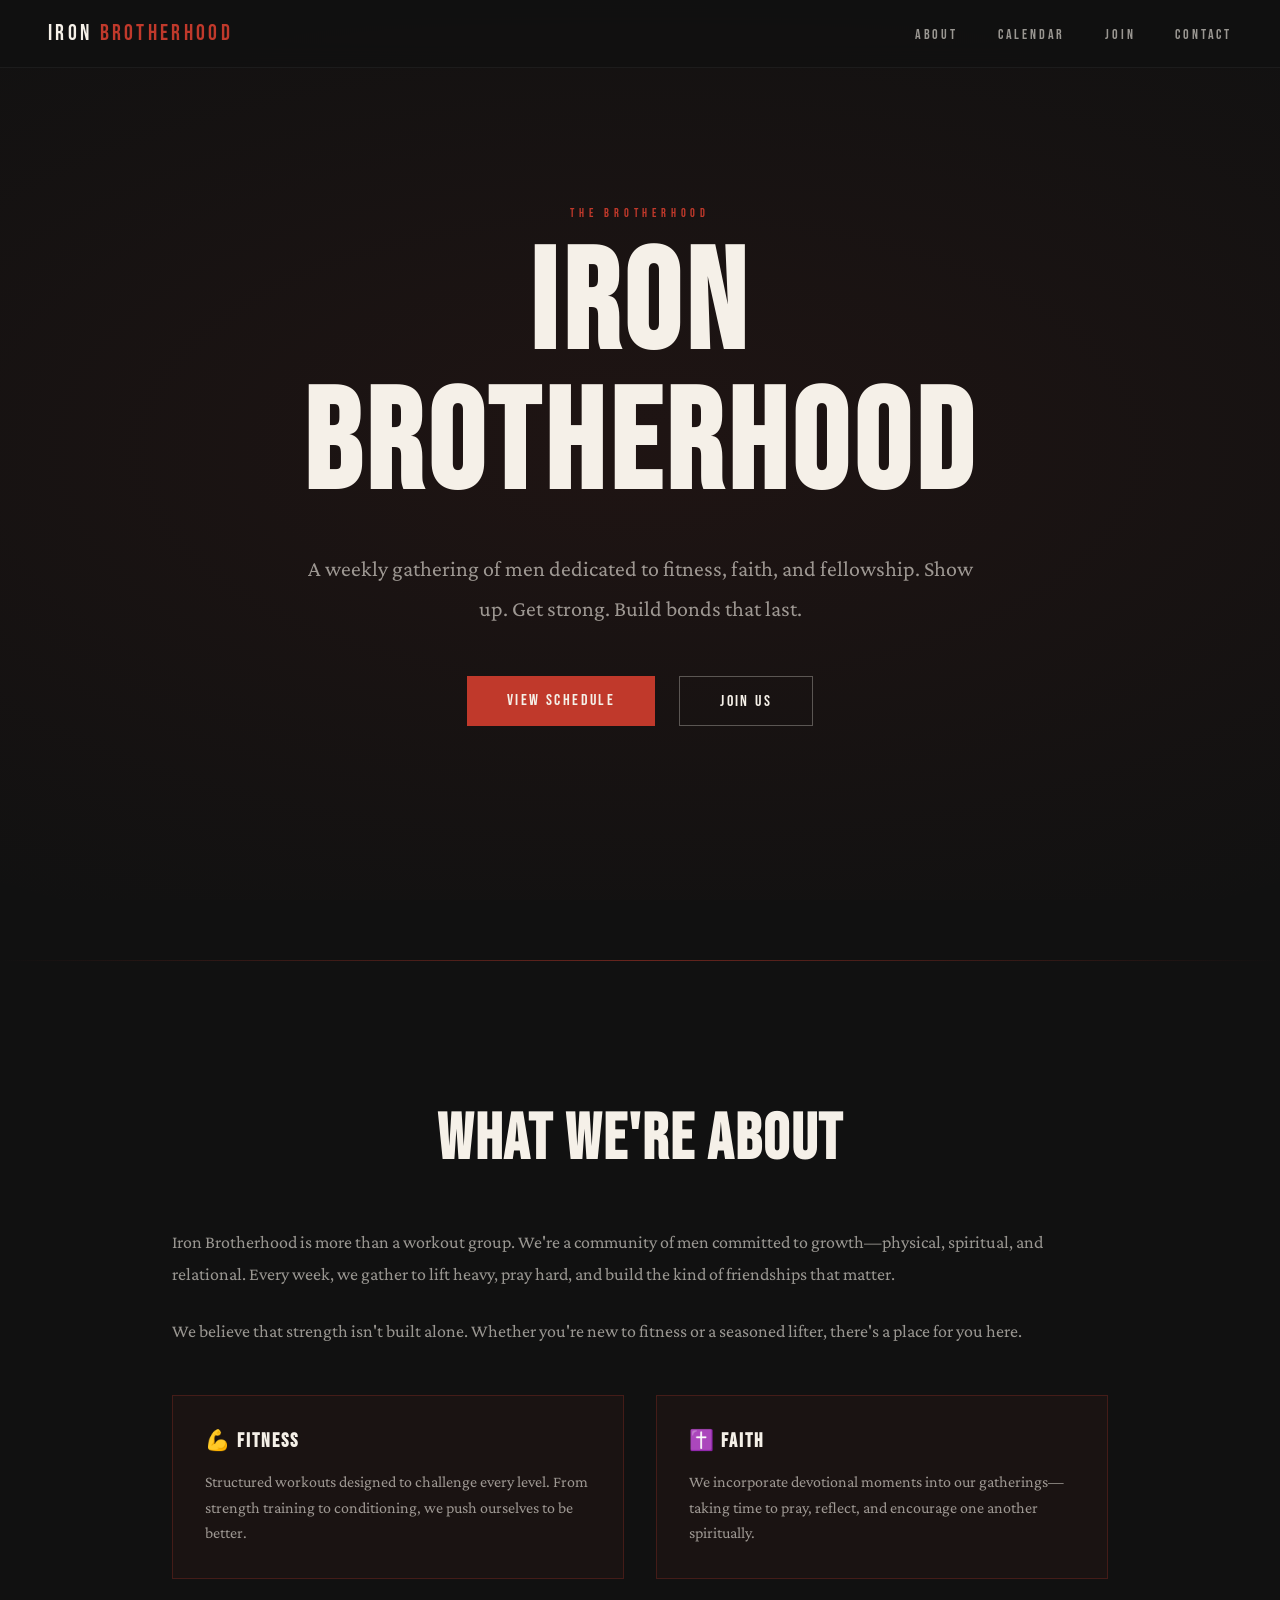
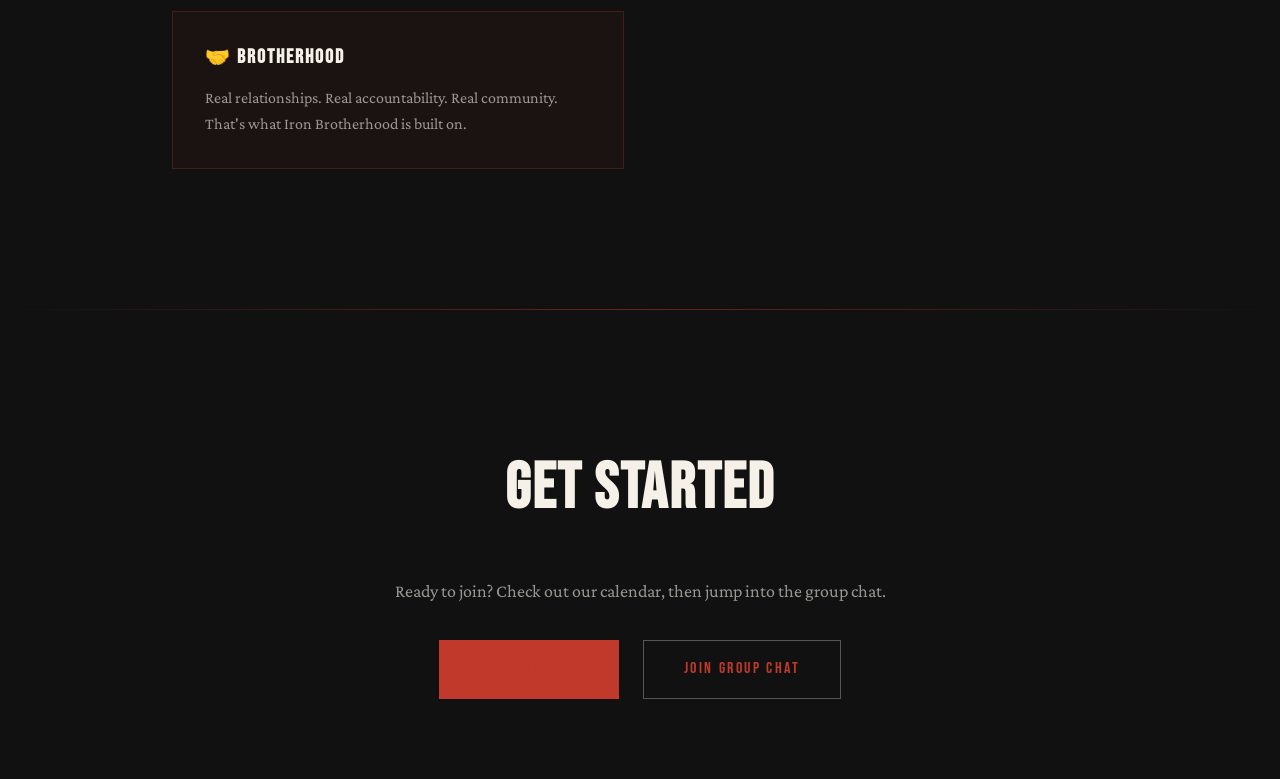
<file: index.html>
<!DOCTYPE html>
<html lang="en">
<head>
<meta charset="UTF-8">
<meta name="viewport" content="width=device-width, initial-scale=1.0">
<title>Iron Brotherhood — Weekly Men's Workout & Devotion</title>
<link href="https://fonts.googleapis.com/css2?family=Bebas+Neue&family=Crimson+Pro:ital,wght@0,400;0,600;1,400;1,600&display=swap" rel="stylesheet">
<style>
  *, *::before, *::after { margin: 0; padding: 0; box-sizing: border-box; }
  :root {
    --iron: #111111;
    --forge: #7a1508;
    --ember: #C0392B;
    --ash: #1e1e1e;
    --smoke: #2a2a2a;
    --light: #f5f0e8;
    --muted: rgba(245,240,232,0.6);
    --faint: rgba(245,240,232,0.25);
    --gold: #B8960C;
    --red-line: rgba(192,57,43,0.3);
  }
  html { scroll-behavior: smooth; }
  body {
    font-family: 'Crimson Pro', Georgia, serif;
    background: var(--iron);
    color: var(--light);
    overflow-x: hidden;
  }

  /* ── NAV ── */
  nav {
    position: fixed;
    top: 0; left: 0; right: 0;
    z-index: 100;
    display: flex;
    align-items: center;
    justify-content: space-between;
    padding: 1.25rem 3rem;
    background: rgba(17,17,17,0.85);
    backdrop-filter: blur(12px);
    border-bottom: 1px solid rgba(255,255,255,0.05);
  }
  .nav-logo {
    font-family: 'Bebas Neue', sans-serif;
    font-size: 22px;
    letter-spacing: 0.15em;
    color: var(--light);
    text-decoration: none;
  }
  .nav-logo span { color: var(--ember); }
  .nav-links {
    display: flex;
    gap: 2.5rem;
    list-style: none;
  }
  .nav-links a {
    font-family: 'Bebas Neue', sans-serif;
    font-size: 14px;
    letter-spacing: 0.2em;
    color: var(--muted);
    text-decoration: none;
    transition: color 0.2s;
  }
  .nav-links a:hover { color: var(--light); }
  .nav-hamburger {
    display: none;
    background: none;
    border: none;
    cursor: pointer;
    flex-direction: column;
    gap: 5px;
    padding: 4px;
  }
  .nav-hamburger span {
    display: block;
    width: 24px;
    height: 2px;
    background: var(--muted);
    transition: all 0.2s;
  }
  .nav-mobile {
    display: none;
    position: fixed;
    top: 60px; left: 0; right: 0;
    background: rgba(17,17,17,0.97);
    backdrop-filter: blur(12px);
    border-bottom: 1px solid rgba(255,255,255,0.05);
    padding: 1.5rem 2rem;
    z-index: 99;
    list-style: none;
    flex-direction: column;
    gap: 1.25rem;
  }
  .nav-mobile.open { display: flex; }
  .nav-mobile a {
    font-family: 'Bebas Neue', sans-serif;
    font-size: 18px;
    letter-spacing: 0.2em;
    color: var(--muted);
    text-decoration: none;
  }
  .nav-mobile a:hover { color: var(--light); }

  /* ── HERO ── */
  .hero {
    min-height: 100vh;
    display: flex;
    flex-direction: column;
    align-items: center;
    justify-content: center;
    position: relative;
    overflow: hidden;
    padding: 6rem 2rem 4rem;
    text-align: center;
  }
  .hero-bg {
    position: absolute;
    inset: 0;
    background: radial-gradient(ellipse 120% 80% at 50% 50%, rgba(192,57,43,0.08) 0%, transparent 75%);
    pointer-events: none;
  }
  .hero-content {
    position: relative;
    z-index: 1;
    max-width: 900px;
  }
  .eyebrow {
    font-family: 'Bebas Neue', sans-serif;
    font-size: 12px;
    letter-spacing: 0.4em;
    color: var(--ember);
    margin-bottom: 1rem;
    text-transform: uppercase;
  }
  .hero h1 {
    font-family: 'Bebas Neue', sans-serif;
    font-size: clamp(52px, 12vw, 140px);
    line-height: 1.0;
    letter-spacing: 0.04em;
    margin-bottom: 2rem;
  }
  .hero h1 .br { display: block; }
  .hero-subtext {
    font-size: 22px;
    color: var(--muted);
    line-height: 1.8;
    max-width: 680px;
    margin: 0 auto 3rem;
  }
  .hero-cta {
    display: inline-flex;
    gap: 1.5rem;
  }
  .btn {
    font-family: 'Bebas Neue', sans-serif;
    font-size: 16px;
    letter-spacing: 0.15em;
    padding: 0.9rem 2.5rem;
    border: none;
    cursor: pointer;
    transition: all 0.3s;
    text-decoration: none;
    display: inline-block;
  }
  .btn-primary {
    background: var(--ember);
    color: var(--light);
  }
  .btn-primary:hover { background: var(--forge); transform: translateY(-2px); }
  .btn-secondary {
    background: transparent;
    border: 1px solid rgba(245,240,232,0.3);
    color: var(--light);
  }
  .btn-secondary:hover { border-color: var(--light); }

  /* ── SECTIONS ── */
  .section {
    padding: 80px 2rem;
    max-width: 1000px;
    margin: 0 auto;
  }
  .section h2 {
    font-family: 'Bebas Neue', sans-serif;
    font-size: clamp(36px, 8vw, 64px);
    letter-spacing: 0.03em;
    margin-bottom: 3rem;
    text-align: center;
  }
  .section-content {
    font-size: 18px;
    line-height: 1.8;
    color: var(--muted);
  }
  .section-content a {
    color: var(--ember);
    text-decoration: none;
    transition: color 0.2s;
  }
  .section-content a:hover { color: var(--light); }
  .divider {
    height: 1px;
    background: linear-gradient(90deg, transparent, rgba(192,57,43,0.5), transparent);
    margin: 60px 0;
  }

  /* ── GRID ── */
  .grid {
    display: grid;
    grid-template-columns: repeat(auto-fit, minmax(300px, 1fr));
    gap: 2rem;
    margin-top: 3rem;
  }
  .grid-item {
    background: rgba(192,57,43,0.05);
    border: 1px solid rgba(192,57,43,0.25);
    padding: 2rem;
  }
  .grid-item h3 {
    font-family: 'Bebas Neue', sans-serif;
    font-size: 20px;
    letter-spacing: 0.1em;
    margin-bottom: 1rem;
    color: var(--light);
  }
  .grid-item p {
    font-size: 16px;
    color: var(--muted);
    line-height: 1.6;
  }

  /* ── MOBILE ── */
  @media (max-width: 768px) {
    nav { padding: 1.25rem 1.5rem; }
    .nav-links { display: none; }
    .nav-hamburger { display: flex; }
    .hero-cta {
      flex-direction: column;
      gap: 1rem;
    }
    .btn { width: 100%; text-align: center; }
  }
</style>
</head>
<body>

<nav>
  <a href="index.html" class="nav-logo">Iron <span>Brotherhood</span></a>
  <ul class="nav-links">
    <li><a href="#about">About</a></li>
    <li><a href="calendar.html">Calendar</a></li>
    <li><a href="join.html">Join</a></li>
    <li><a href="contact.html">Contact</a></li>
  </ul>
  <button class="nav-hamburger" id="hamburger">
    <span></span>
    <span></span>
    <span></span>
  </button>
</nav>

<ul class="nav-mobile" id="navMobile">
  <li><a href="#about">About</a></li>
  <li><a href="calendar.html">Calendar</a></li>
  <li><a href="join.html">Join</a></li>
  <li><a href="contact.html">Contact</a></li>
</ul>

<section class="hero">
  <div class="hero-bg"></div>
  <div class="hero-content">
    <p class="eyebrow">The Brotherhood</p>
    <h1>Iron <span class="br">Brotherhood</span></h1>
    <p class="hero-subtext">A weekly gathering of men dedicated to fitness, faith, and fellowship. Show up. Get strong. Build bonds that last.</p>
    <div class="hero-cta">
      <a href="calendar.html" class="btn btn-primary">View Schedule</a>
      <a href="join.html" class="btn btn-secondary">Join Us</a>
    </div>
  </div>
</section>

<div class="divider"></div>

<section class="section" id="about">
  <h2>What We're About</h2>
  <div class="section-content">
    <p style="margin-bottom: 1.5rem;">Iron Brotherhood is more than a workout group. We're a community of men committed to growth—physical, spiritual, and relational. Every week, we gather to lift heavy, pray hard, and build the kind of friendships that matter.</p>
    <p>We believe that strength isn't built alone. Whether you're new to fitness or a seasoned lifter, there's a place for you here.</p>
  </div>
  <div class="grid">
    <div class="grid-item">
      <h3>💪 Fitness</h3>
      <p>Structured workouts designed to challenge every level. From strength training to conditioning, we push ourselves to be better.</p>
    </div>
    <div class="grid-item">
      <h3>✝️ Faith</h3>
      <p>We incorporate devotional moments into our gatherings—taking time to pray, reflect, and encourage one another spiritually.</p>
    </div>
    <div class="grid-item">
      <h3>🤝 Brotherhood</h3>
      <p>Real relationships. Real accountability. Real community. That's what Iron Brotherhood is built on.</p>
    </div>
  </div>
</section>

<div class="divider"></div>

<section class="section">
  <h2>Get Started</h2>
  <div class="section-content" style="text-align: center;">
    <p style="margin-bottom: 2rem;">Ready to join? Check out our calendar, then jump into the group chat.</p>
    <div class="hero-cta">
      <a href="calendar.html" class="btn btn-primary">See Calendar</a>
      <a href="join.html" class="btn btn-secondary">Join Group Chat</a>
    </div>
  </div>
</section>

<script>
  const hamburger = document.getElementById('hamburger');
  const navMobile = document.getElementById('navMobile');
  
  hamburger.addEventListener('click', () => {
    navMobile.classList.toggle('open');
  });
  
  navMobile.querySelectorAll('a').forEach(link => {
    link.addEventListener('click', () => {
      navMobile.classList.remove('open');
    });
  });
</script>

</body>
</html>
</file>
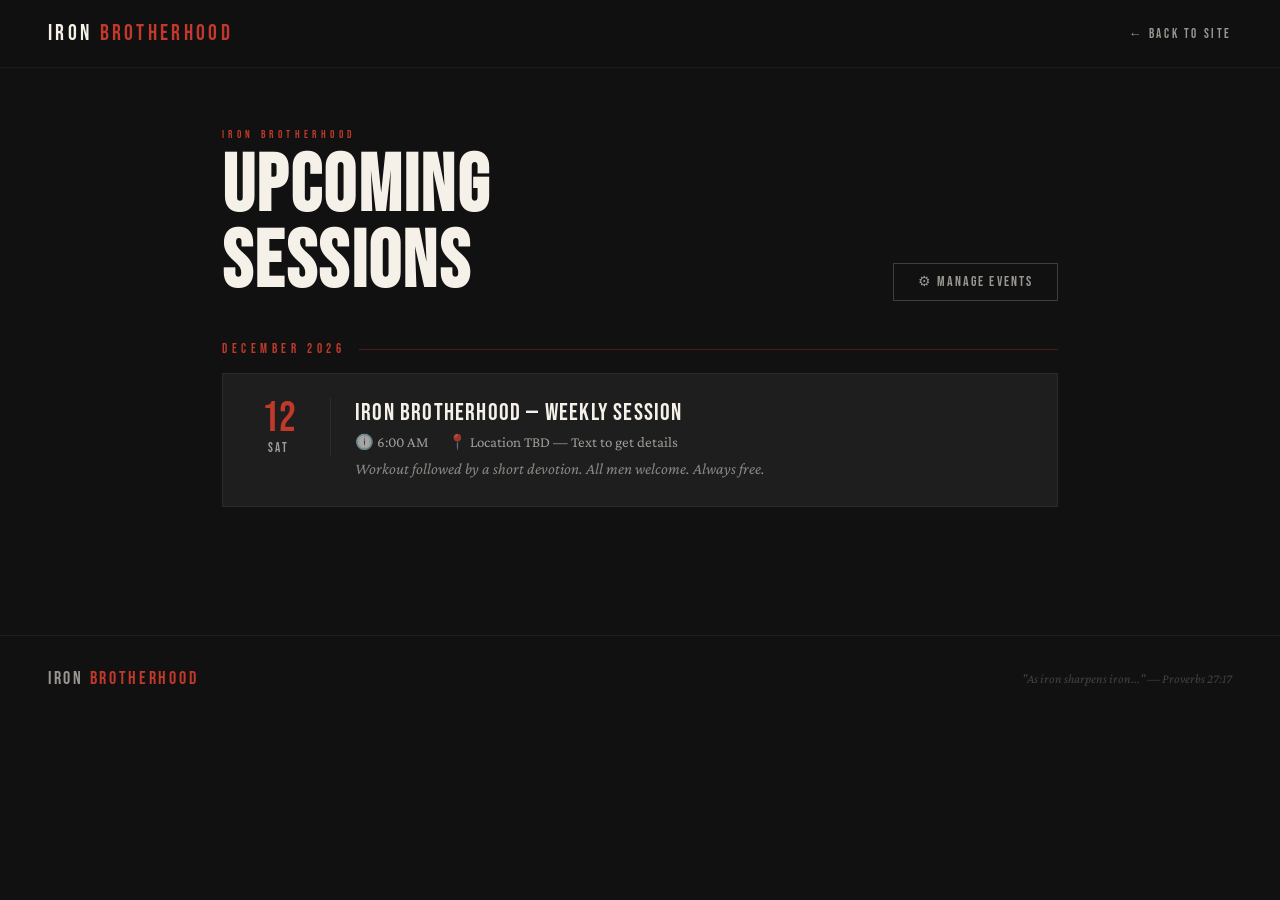
<file: calendar.html>
<!DOCTYPE html>
<html lang="en">
<head>
<meta charset="UTF-8">
<meta name="viewport" content="width=device-width, initial-scale=1.0">
<title>Calendar — Iron Brotherhood</title>
<link href="https://fonts.googleapis.com/css2?family=Bebas+Neue&family=Crimson+Pro:ital,wght@0,400;0,600;1,400;1,600&display=swap" rel="stylesheet">
<style>
  *, *::before, *::after { margin: 0; padding: 0; box-sizing: border-box; }
  :root {
    --iron: #111111;
    --forge: #7a1508;
    --ember: #C0392B;
    --ash: #1e1e1e;
    --smoke: #2a2a2a;
    --light: #f5f0e8;
    --muted: rgba(245,240,232,0.6);
    --faint: rgba(245,240,232,0.22);
    --gold: #B8960C;
    --red-line: rgba(192,57,43,0.3);
  }
  body {
    font-family: 'Crimson Pro', Georgia, serif;
    background: var(--iron);
    color: var(--light);
    min-height: 100vh;
  }

  /* NAV */
  nav {
    position: sticky;
    top: 0;
    z-index: 100;
    display: flex;
    align-items: center;
    justify-content: space-between;
    padding: 1.25rem 3rem;
    background: rgba(17,17,17,0.92);
    backdrop-filter: blur(12px);
    border-bottom: 1px solid rgba(255,255,255,0.05);
  }
  .nav-logo {
    font-family: 'Bebas Neue', sans-serif;
    font-size: 22px;
    letter-spacing: 0.15em;
    color: var(--light);
    text-decoration: none;
  }
  .nav-logo span { color: var(--ember); }
  .nav-back {
    font-family: 'Bebas Neue', sans-serif;
    font-size: 13px;
    letter-spacing: 0.2em;
    color: var(--muted);
    text-decoration: none;
    transition: color 0.2s;
  }
  .nav-back:hover { color: var(--light); }

  /* HEADER */
  .page-header {
    padding: 60px 2rem 40px;
    max-width: 900px;
    margin: 0 auto;
    display: flex;
    align-items: flex-end;
    justify-content: space-between;
    flex-wrap: wrap;
    gap: 1.5rem;
  }
  .page-header-text {}
  .eyebrow {
    font-family: 'Bebas Neue', sans-serif;
    font-size: 11px;
    letter-spacing: 0.4em;
    color: var(--ember);
    margin-bottom: 0.5rem;
  }
  .page-title {
    font-family: 'Bebas Neue', sans-serif;
    font-size: clamp(48px, 10vw, 80px);
    line-height: 0.95;
    letter-spacing: 0.03em;
  }
  .admin-toggle-btn {
    font-family: 'Bebas Neue', sans-serif;
    font-size: 14px;
    letter-spacing: 0.15em;
    padding: 0.6rem 1.5rem;
    background: transparent;
    border: 1px solid rgba(245,240,232,0.2);
    color: var(--muted);
    cursor: pointer;
    transition: all 0.2s;
  }
  .admin-toggle-btn:hover { border-color: var(--ember); color: var(--light); }
  .admin-toggle-btn.active { background: var(--ember); border-color: var(--ember); color: var(--light); }

  /* ADMIN PANEL */
  .admin-panel {
    max-width: 900px;
    margin: 0 auto 2rem;
    padding: 0 2rem;
    display: none;
  }
  .admin-panel.open { display: block; }
  .admin-box {
    background: var(--ash);
    border: 1px solid rgba(192,57,43,0.3);
    padding: 2rem;
  }
  .admin-box h3 {
    font-family: 'Bebas Neue', sans-serif;
    font-size: 22px;
    letter-spacing: 0.1em;
    color: var(--light);
    margin-bottom: 1.5rem;
  }
  .form-grid {
    display: grid;
    grid-template-columns: 1fr 1fr;
    gap: 1rem;
    margin-bottom: 1rem;
  }
  .form-group {
    display: flex;
    flex-direction: column;
    gap: 0.4rem;
  }
  .form-group.full { grid-column: 1 / -1; }
  .form-group label {
    font-family: 'Bebas Neue', sans-serif;
    font-size: 11px;
    letter-spacing: 0.25em;
    color: var(--ember);
  }
  .form-group input,
  .form-group textarea,
  .form-group select {
    background: var(--smoke);
    border: 1px solid rgba(255,255,255,0.08);
    color: var(--light);
    padding: 0.65rem 0.85rem;
    font-family: 'Crimson Pro', serif;
    font-size: 16px;
    outline: none;
    transition: border-color 0.2s;
    width: 100%;
  }
  .form-group input:focus,
  .form-group textarea:focus,
  .form-group select:focus { border-color: var(--ember); }
  .form-group select option { background: var(--smoke); }
  .form-group textarea { resize: vertical; min-height: 70px; }
  .form-actions { display: flex; gap: 1rem; margin-top: 0.5rem; }
  .btn-save {
    font-family: 'Bebas Neue', sans-serif;
    font-size: 16px;
    letter-spacing: 0.18em;
    padding: 0.75rem 2rem;
    background: var(--ember);
    color: var(--light);
    border: none;
    cursor: pointer;
    transition: background 0.2s;
  }
  .btn-save:hover { background: var(--forge); }
  .btn-cancel {
    font-family: 'Bebas Neue', sans-serif;
    font-size: 16px;
    letter-spacing: 0.18em;
    padding: 0.75rem 2rem;
    background: transparent;
    color: var(--muted);
    border: 1px solid rgba(255,255,255,0.1);
    cursor: pointer;
    transition: all 0.2s;
    display: none;
  }
  .btn-cancel.visible { display: block; }
  .btn-cancel:hover { border-color: var(--light); color: var(--light); }

  /* PASSWORD PROMPT */
  .pw-overlay {
    display: none;
    position: fixed;
    inset: 0;
    background: rgba(0,0,0,0.75);
    z-index: 200;
    align-items: center;
    justify-content: center;
  }
  .pw-overlay.show { display: flex; }
  .pw-box {
    background: var(--ash);
    border: 1px solid rgba(192,57,43,0.35);
    padding: 2.5rem;
    width: 100%;
    max-width: 360px;
    text-align: center;
  }
  .pw-box h3 {
    font-family: 'Bebas Neue', sans-serif;
    font-size: 26px;
    letter-spacing: 0.1em;
    margin-bottom: 0.5rem;
  }
  .pw-box p { font-size: 15px; color: var(--muted); margin-bottom: 1.5rem; }
  .pw-box input {
    width: 100%;
    background: var(--smoke);
    border: 1px solid rgba(255,255,255,0.08);
    color: var(--light);
    padding: 0.7rem 1rem;
    font-family: 'Crimson Pro', serif;
    font-size: 18px;
    text-align: center;
    letter-spacing: 0.2em;
    outline: none;
    margin-bottom: 1rem;
  }
  .pw-box input:focus { border-color: var(--ember); }
  .pw-error { color: var(--ember); font-size: 14px; margin-bottom: 0.75rem; display: none; }
  .pw-error.show { display: block; }
  .pw-btn {
    width: 100%;
    font-family: 'Bebas Neue', sans-serif;
    font-size: 18px;
    letter-spacing: 0.18em;
    padding: 0.8rem;
    background: var(--ember);
    color: var(--light);
    border: none;
    cursor: pointer;
    margin-bottom: 0.75rem;
    transition: background 0.2s;
  }
  .pw-btn:hover { background: var(--forge); }
  .pw-dismiss {
    font-family: 'Bebas Neue', sans-serif;
    font-size: 13px;
    letter-spacing: 0.2em;
    color: var(--faint);
    background: none;
    border: none;
    cursor: pointer;
    transition: color 0.2s;
  }
  .pw-dismiss:hover { color: var(--muted); }

  /* EVENTS LIST */
  .events-section {
    max-width: 900px;
    margin: 0 auto;
    padding: 0 2rem 80px;
  }
  .month-group { margin-bottom: 3rem; }
  .month-heading {
    font-family: 'Bebas Neue', sans-serif;
    font-size: 13px;
    letter-spacing: 0.35em;
    color: var(--ember);
    margin-bottom: 1rem;
    display: flex;
    align-items: center;
    gap: 14px;
  }
  .month-heading::after {
    content: '';
    flex: 1;
    height: 1px;
    background: var(--red-line);
  }
  .event-card {
    background: var(--ash);
    border: 1px solid rgba(255,255,255,0.06);
    padding: 1.5rem 1.75rem;
    margin-bottom: 1rem;
    display: grid;
    grid-template-columns: 80px 1fr auto;
    gap: 1.5rem;
    align-items: start;
    transition: border-color 0.2s;
  }
  .event-card:hover { border-color: rgba(192,57,43,0.35); }
  .event-date-block {
    text-align: center;
    border-right: 1px solid rgba(255,255,255,0.06);
    padding-right: 1.5rem;
  }
  .event-day-num {
    font-family: 'Bebas Neue', sans-serif;
    font-size: 42px;
    line-height: 1;
    color: var(--ember);
  }
  .event-day-name {
    font-family: 'Bebas Neue', sans-serif;
    font-size: 13px;
    letter-spacing: 0.2em;
    color: var(--muted);
  }
  .event-info {}
  .event-title {
    font-family: 'Bebas Neue', sans-serif;
    font-size: 24px;
    letter-spacing: 0.05em;
    color: var(--light);
    margin-bottom: 0.35rem;
  }
  .event-meta {
    font-size: 15px;
    color: var(--muted);
    margin-bottom: 0.4rem;
    display: flex;
    gap: 1.25rem;
    flex-wrap: wrap;
  }
  .event-meta span { display: flex; align-items: center; gap: 5px; }
  .event-desc { font-size: 16px; color: rgba(245,240,232,0.5); font-style: italic; line-height: 1.55; margin-top: 0.4rem; }
  .event-actions { display: flex; flex-direction: column; gap: 0.5rem; }
  .event-actions button {
    font-family: 'Bebas Neue', sans-serif;
    font-size: 12px;
    letter-spacing: 0.15em;
    padding: 0.4rem 0.85rem;
    cursor: pointer;
    border: none;
    transition: all 0.2s;
  }
  .btn-edit { background: rgba(245,240,232,0.08); color: var(--muted); }
  .btn-edit:hover { background: rgba(245,240,232,0.15); color: var(--light); }
  .btn-delete { background: rgba(192,57,43,0.15); color: var(--ember); }
  .btn-delete:hover { background: var(--ember); color: var(--light); }
  .admin-actions { display: none; }
  .admin-actions.visible { display: flex; }

  /* EMPTY STATE */
  .empty-state {
    text-align: center;
    padding: 4rem 2rem;
    color: var(--faint);
  }
  .empty-state .big { font-family: 'Bebas Neue', sans-serif; font-size: 48px; letter-spacing: 0.05em; color: rgba(245,240,232,0.1); margin-bottom: 1rem; }
  .empty-state p { font-size: 18px; font-style: italic; }

  /* FOOTER */
  footer {
    padding: 2rem 3rem;
    border-top: 1px solid rgba(255,255,255,0.05);
    display: flex;
    justify-content: space-between;
    align-items: center;
    flex-wrap: wrap;
    gap: 1rem;
  }
  .footer-logo { font-family: 'Bebas Neue', sans-serif; font-size: 18px; letter-spacing: 0.15em; color: var(--muted); }
  .footer-logo span { color: var(--ember); }
  .footer-verse { font-size: 13px; font-style: italic; color: var(--faint); }

  @media (max-width: 600px) {
    nav { padding: 1rem 1.5rem; }
    .form-grid { grid-template-columns: 1fr; }
    .event-card { grid-template-columns: 60px 1fr; }
    .admin-actions { grid-column: 1 / -1; flex-direction: row; }
    footer { flex-direction: column; text-align: center; }
  }
</style>
</head>
<body>

<!-- PASSWORD OVERLAY -->
<div class="pw-overlay" id="pwOverlay">
  <div class="pw-box">
    <h3>Admin Access</h3>
    <p>Enter the password to manage events.</p>
    <input type="password" id="pwInput" placeholder="••••••••" onkeydown="if(event.key==='Enter') checkPassword()">
    <p class="pw-error" id="pwError">Incorrect password. Try again.</p>
    <button class="pw-btn" onclick="checkPassword()">Enter</button>
    <button class="pw-dismiss" onclick="closePwOverlay()">Cancel</button>
  </div>
</div>

<!-- NAV -->
<nav>
  <a href="index.html" class="nav-logo">Iron <span>Brotherhood</span></a>
  <a href="index.html" class="nav-back">← Back to Site</a>
</nav>

<!-- HEADER -->
<div class="page-header">
  <div class="page-header-text">
    <p class="eyebrow">Iron Brotherhood</p>
    <h1 class="page-title">Upcoming<br>Sessions</h1>
  </div>
  <button class="admin-toggle-btn" id="adminToggleBtn" onclick="handleAdminToggle()">⚙ Manage Events</button>
</div>

<!-- ADMIN PANEL -->
<div class="admin-panel" id="adminPanel">
  <div class="admin-box">
    <h3 id="formTitle">Add New Event</h3>
    <div class="form-grid">
      <div class="form-group">
        <label>Event Title</label>
        <input type="text" id="evTitle" placeholder="e.g. Iron Brotherhood — Week 12">
      </div>
      <div class="form-group">
        <label>Date</label>
        <input type="date" id="evDate">
      </div>
      <div class="form-group">
        <label>Time</label>
        <input type="time" id="evTime" value="06:00">
      </div>
      <div class="form-group">
        <label>Location</label>
        <input type="text" id="evLocation" placeholder="e.g. Durham CrossFit, 123 Main St">
      </div>
      <div class="form-group full">
        <label>Notes (optional)</label>
        <textarea id="evNotes" placeholder="e.g. Bring your own water. Devotion on Proverbs 27."></textarea>
      </div>
    </div>
    <div class="form-actions">
      <button class="btn-save" onclick="saveEvent()">Save Event</button>
      <button class="btn-cancel" id="cancelBtn" onclick="cancelEdit()">Cancel Edit</button>
    </div>
  </div>
</div>

<!-- EVENTS -->
<div class="events-section" id="eventsSection"></div>

<!-- FOOTER -->
<footer>
  <div class="footer-logo">Iron <span>Brotherhood</span></div>
  <div class="footer-verse">"As iron sharpens iron..." — Proverbs 27:17</div>
</footer>

<script>
  // ── CONFIG ──
  const ADMIN_PASSWORD = 'ironbrotherhood';
  const STORAGE_KEY = 'ib_events';

  // ── STATE ──
  let isAdmin = false;
  let editingId = null;
  let events = [];

  // ── INIT ──
  function init() {
    loadEvents();
    renderEvents();
  }

  // ── STORAGE ──
  function loadEvents() {
    try {
      const raw = localStorage.getItem(STORAGE_KEY);
      events = raw ? JSON.parse(raw) : getSampleEvents();
    } catch(e) {
      events = getSampleEvents();
    }
  }

  function saveEvents() {
    localStorage.setItem(STORAGE_KEY, JSON.stringify(events));
  }

  function getSampleEvents() {
    // Default upcoming Saturday at 6am as a starter
    const nextSat = getNextSaturday();
    return [
      {
        id: 'sample1',
        title: 'Iron Brotherhood — Weekly Session',
        date: nextSat,
        time: '06:00',
        location: 'Location TBD — Text to get details',
        notes: 'Workout followed by a short devotion. All men welcome. Always free.'
      }
    ];
  }

  function getNextSaturday() {
    const d = new Date();
    const day = d.getDay();
    const diff = (6 - day + 7) % 7 || 7;
    d.setDate(d.getDate() + diff);
    return d.toISOString().split('T')[0];
  }

  // ── PASSWORD ──
  function handleAdminToggle() {
    if (isAdmin) {
      // toggle panel
      const panel = document.getElementById('adminPanel');
      panel.classList.toggle('open');
      document.getElementById('adminToggleBtn').classList.toggle('active', panel.classList.contains('open'));
    } else {
      document.getElementById('pwOverlay').classList.add('show');
      setTimeout(() => document.getElementById('pwInput').focus(), 100);
    }
  }

  function checkPassword() {
    const val = document.getElementById('pwInput').value;
    if (val === ADMIN_PASSWORD) {
      isAdmin = true;
      document.getElementById('pwOverlay').classList.remove('show');
      document.getElementById('pwInput').value = '';
      document.getElementById('pwError').classList.remove('show');
      document.getElementById('adminPanel').classList.add('open');
      document.getElementById('adminToggleBtn').classList.add('active');
      document.getElementById('adminToggleBtn').textContent = '⚙ Manage Events';
      renderEvents();
    } else {
      document.getElementById('pwError').classList.add('show');
      document.getElementById('pwInput').value = '';
      document.getElementById('pwInput').focus();
    }
  }

  function closePwOverlay() {
    document.getElementById('pwOverlay').classList.remove('show');
    document.getElementById('pwInput').value = '';
    document.getElementById('pwError').classList.remove('show');
  }

  // ── CRUD ──
  function saveEvent() {
    const title = document.getElementById('evTitle').value.trim();
    const date  = document.getElementById('evDate').value;
    const time  = document.getElementById('evTime').value;
    const loc   = document.getElementById('evLocation').value.trim();
    const notes = document.getElementById('evNotes').value.trim();

    if (!title || !date || !time || !loc) {
      alert('Please fill in Title, Date, Time, and Location.');
      return;
    }

    if (editingId) {
      const idx = events.findIndex(e => e.id === editingId);
      if (idx !== -1) events[idx] = { id: editingId, title, date, time, location: loc, notes };
      editingId = null;
    } else {
      events.push({ id: Date.now().toString(), title, date, time, location: loc, notes });
    }

    saveEvents();
    clearForm();
    renderEvents();
  }

  function editEvent(id) {
    const ev = events.find(e => e.id === id);
    if (!ev) return;
    editingId = id;
    document.getElementById('evTitle').value    = ev.title;
    document.getElementById('evDate').value     = ev.date;
    document.getElementById('evTime').value     = ev.time;
    document.getElementById('evLocation').value = ev.location;
    document.getElementById('evNotes').value    = ev.notes || '';
    document.getElementById('formTitle').textContent = 'Edit Event';
    document.getElementById('cancelBtn').classList.add('visible');
    // ensure panel open
    document.getElementById('adminPanel').classList.add('open');
    document.getElementById('adminToggleBtn').classList.add('active');
    window.scrollTo({ top: 0, behavior: 'smooth' });
  }

  function deleteEvent(id) {
    if (!confirm('Delete this event?')) return;
    events = events.filter(e => e.id !== id);
    saveEvents();
    renderEvents();
  }

  function cancelEdit() {
    editingId = null;
    clearForm();
  }

  function clearForm() {
    document.getElementById('evTitle').value    = '';
    document.getElementById('evDate').value     = '';
    document.getElementById('evTime').value     = '06:00';
    document.getElementById('evLocation').value = '';
    document.getElementById('evNotes').value    = '';
    document.getElementById('formTitle').textContent = 'Add New Event';
    document.getElementById('cancelBtn').classList.remove('visible');
  }

  // ── RENDER ──
  function renderEvents() {
    const container = document.getElementById('eventsSection');
    const sorted = [...events].sort((a, b) => new Date(a.date) - new Date(b.date));
    const today = new Date(); today.setHours(0,0,0,0);
    const upcoming = sorted.filter(e => new Date(e.date) >= today);
    const past     = sorted.filter(e => new Date(e.date) < today);

    if (upcoming.length === 0 && past.length === 0) {
      container.innerHTML = `<div class="empty-state"><div class="big">No Events Yet</div><p>Check back soon — or text us to get the details on the next session.</p></div>`;
      return;
    }

    let html = '';

    if (upcoming.length > 0) {
      const byMonth = groupByMonth(upcoming);
      for (const [month, evs] of Object.entries(byMonth)) {
        html += `<div class="month-group"><div class="month-heading">${month}</div>`;
        evs.forEach(ev => { html += renderCard(ev); });
        html += `</div>`;
      }
    }

    if (past.length > 0) {
      html += `<div class="month-group"><div class="month-heading" style="opacity:0.45">Past Sessions</div>`;
      past.reverse().forEach(ev => { html += renderCard(ev, true); });
      html += `</div>`;
    }

    container.innerHTML = html;
  }

  function renderCard(ev, isPast = false) {
    const d = new Date(ev.date + 'T12:00:00');
    const dayNum  = d.getDate();
    const dayName = d.toLocaleDateString('en-US', { weekday: 'short' }).toUpperCase();
    const timeStr = formatTime(ev.time);
    const opacity = isPast ? 'opacity:0.5;' : '';
    const adminBtns = isAdmin
      ? `<div class="event-actions admin-actions visible">
           <button class="btn-edit" onclick="editEvent('${ev.id}')">Edit</button>
           <button class="btn-delete" onclick="deleteEvent('${ev.id}')">Delete</button>
         </div>`
      : '';
    return `
      <div class="event-card" style="${opacity}">
        <div class="event-date-block">
          <div class="event-day-num">${dayNum}</div>
          <div class="event-day-name">${dayName}</div>
        </div>
        <div class="event-info">
          <div class="event-title">${ev.title}</div>
          <div class="event-meta">
            <span>🕕 ${timeStr}</span>
            <span>📍 ${ev.location}</span>
          </div>
          ${ev.notes ? `<div class="event-desc">${ev.notes}</div>` : ''}
        </div>
        ${adminBtns}
      </div>`;
  }

  function groupByMonth(evs) {
    const groups = {};
    evs.forEach(ev => {
      const d = new Date(ev.date + 'T12:00:00');
      const key = d.toLocaleDateString('en-US', { month: 'long', year: 'numeric' }).toUpperCase();
      if (!groups[key]) groups[key] = [];
      groups[key].push(ev);
    });
    return groups;
  }

  function formatTime(t) {
    if (!t) return '';
    const [h, m] = t.split(':').map(Number);
    const ampm = h >= 12 ? 'PM' : 'AM';
    const h12 = h % 12 || 12;
    return `${h12}:${m.toString().padStart(2,'0')} ${ampm}`;
  }

  init();
</script>
</body>
</html>
</file>
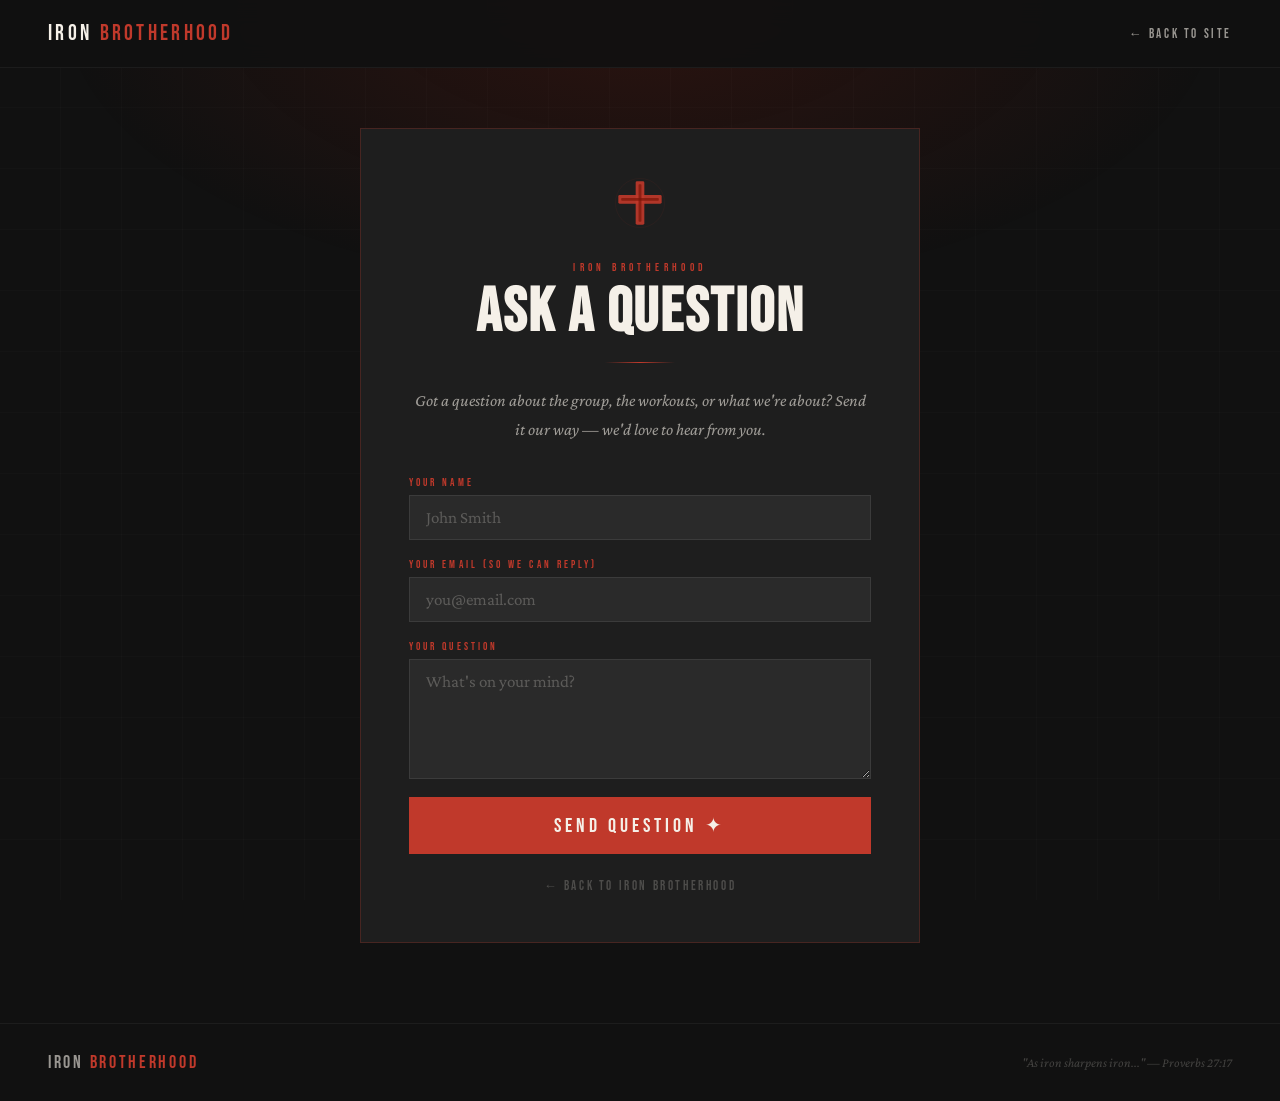
<file: contact.html>
<!DOCTYPE html>
<html lang="en">
<head>
<meta charset="UTF-8">
<meta name="viewport" content="width=device-width, initial-scale=1.0">
<title>Ask a Question — Iron Brotherhood</title>
<link href="https://fonts.googleapis.com/css2?family=Bebas+Neue&family=Crimson+Pro:ital,wght@0,400;0,600;1,400;1,600&display=swap" rel="stylesheet">
<style>
  *, *::before, *::after { margin: 0; padding: 0; box-sizing: border-box; }
  :root {
    --iron: #111111;
    --forge: #7a1508;
    --ember: #C0392B;
    --ash: #1e1e1e;
    --smoke: #2a2a2a;
    --light: #f5f0e8;
    --muted: rgba(245,240,232,0.6);
    --faint: rgba(245,240,232,0.22);
    --gold: #B8960C;
  }
  body {
    font-family: 'Crimson Pro', Georgia, serif;
    background: var(--iron);
    color: var(--light);
    min-height: 100vh;
    display: flex;
    flex-direction: column;
  }
  .bg-glow {
    position: fixed;
    inset: 0;
    background: radial-gradient(ellipse 70% 50% at 50% 0%, rgba(139,26,10,0.22) 0%, transparent 65%);
    pointer-events: none;
  }
  .bg-grid {
    position: fixed;
    inset: 0;
    background-image:
      repeating-linear-gradient(0deg, transparent, transparent 60px, rgba(255,255,255,0.016) 60px, rgba(255,255,255,0.016) 61px),
      repeating-linear-gradient(90deg, transparent, transparent 60px, rgba(255,255,255,0.016) 60px, rgba(255,255,255,0.016) 61px);
    pointer-events: none;
  }

  /* NAV */
  nav {
    position: sticky;
    top: 0;
    z-index: 100;
    display: flex;
    align-items: center;
    justify-content: space-between;
    padding: 1.25rem 3rem;
    background: rgba(17,17,17,0.92);
    backdrop-filter: blur(12px);
    border-bottom: 1px solid rgba(255,255,255,0.05);
  }
  .nav-logo {
    font-family: 'Bebas Neue', sans-serif;
    font-size: 22px;
    letter-spacing: 0.15em;
    color: var(--light);
    text-decoration: none;
  }
  .nav-logo span { color: var(--ember); }
  .nav-back {
    font-family: 'Bebas Neue', sans-serif;
    font-size: 13px;
    letter-spacing: 0.2em;
    color: var(--muted);
    text-decoration: none;
    transition: color 0.2s;
  }
  .nav-back:hover { color: var(--light); }

  /* MAIN */
  main {
    flex: 1;
    display: flex;
    flex-direction: column;
    align-items: center;
    justify-content: center;
    padding: 60px 2rem 80px;
    position: relative;
    z-index: 1;
  }
  .card {
    background: var(--ash);
    border: 1px solid rgba(192,57,43,0.25);
    padding: 3rem 3rem;
    width: 100%;
    max-width: 560px;
    animation: fadeUp 0.7s ease both;
  }
  .emblem {
    width: 52px;
    height: 52px;
    margin: 0 auto 2rem;
  }
  .emblem svg { width: 100%; height: 100%; }
  .eyebrow {
    font-family: 'Bebas Neue', sans-serif;
    font-size: 11px;
    letter-spacing: 0.4em;
    color: var(--ember);
    margin-bottom: 0.6rem;
    text-align: center;
  }
  .card-title {
    font-family: 'Bebas Neue', sans-serif;
    font-size: clamp(40px, 9vw, 62px);
    line-height: 0.95;
    letter-spacing: 0.03em;
    text-align: center;
    margin-bottom: 0.4rem;
  }
  .rule {
    width: 70px;
    height: 1px;
    background: linear-gradient(90deg, transparent, var(--ember), transparent);
    margin: 1.25rem auto 1.5rem;
  }
  .card-sub {
    text-align: center;
    font-size: 17px;
    font-style: italic;
    color: var(--muted);
    line-height: 1.65;
    margin-bottom: 2rem;
  }

  /* FORM */
  .form-group {
    display: flex;
    flex-direction: column;
    gap: 0.4rem;
    margin-bottom: 1.1rem;
  }
  .form-group label {
    font-family: 'Bebas Neue', sans-serif;
    font-size: 11px;
    letter-spacing: 0.28em;
    color: var(--ember);
  }
  .form-group input,
  .form-group textarea {
    background: var(--smoke);
    border: 1px solid rgba(255,255,255,0.08);
    color: var(--light);
    padding: 0.75rem 1rem;
    font-family: 'Crimson Pro', serif;
    font-size: 17px;
    outline: none;
    width: 100%;
    transition: border-color 0.2s;
  }
  .form-group input::placeholder,
  .form-group textarea::placeholder { color: rgba(245,240,232,0.25); }
  .form-group input:focus,
  .form-group textarea:focus { border-color: var(--ember); }
  .form-group textarea { resize: vertical; min-height: 120px; }

  .submit-btn {
    display: block;
    width: 100%;
    padding: 1rem;
    background: var(--ember);
    color: var(--light);
    font-family: 'Bebas Neue', sans-serif;
    font-size: 20px;
    letter-spacing: 0.2em;
    border: none;
    cursor: pointer;
    transition: background 0.2s, transform 0.15s;
    margin-top: 0.5rem;
    text-decoration: none;
    text-align: center;
  }
  .submit-btn:hover { background: var(--forge); transform: translateY(-2px); }

  /* SUCCESS STATE */
  .success-state {
    display: none;
    text-align: center;
    padding: 1rem 0;
  }
  .success-state .check {
    font-size: 48px;
    margin-bottom: 1rem;
  }
  .success-state h3 {
    font-family: 'Bebas Neue', sans-serif;
    font-size: 32px;
    letter-spacing: 0.05em;
    color: var(--light);
    margin-bottom: 0.75rem;
  }
  .success-state p {
    font-size: 17px;
    color: var(--muted);
    font-style: italic;
    line-height: 1.6;
    margin-bottom: 1.5rem;
  }
  .back-link {
    font-family: 'Bebas Neue', sans-serif;
    font-size: 13px;
    letter-spacing: 0.2em;
    color: var(--faint);
    text-decoration: none;
    display: block;
    margin-top: 1.5rem;
    text-align: center;
    transition: color 0.2s;
  }
  .back-link:hover { color: var(--muted); }

  /* FOOTER */
  footer {
    position: relative;
    z-index: 1;
    padding: 1.75rem 3rem;
    border-top: 1px solid rgba(255,255,255,0.05);
    display: flex;
    justify-content: space-between;
    align-items: center;
    flex-wrap: wrap;
    gap: 1rem;
  }
  .footer-logo { font-family: 'Bebas Neue', sans-serif; font-size: 18px; letter-spacing: 0.15em; color: var(--muted); }
  .footer-logo span { color: var(--ember); }
  .footer-verse { font-size: 13px; font-style: italic; color: var(--faint); }

  @keyframes fadeUp {
    from { opacity: 0; transform: translateY(22px); }
    to { opacity: 1; transform: translateY(0); }
  }
  @media (max-width: 480px) {
    .card { padding: 2.25rem 1.5rem; }
    nav { padding: 1rem 1.5rem; }
    footer { flex-direction: column; text-align: center; }
  }
</style>
</head>
<body>

<div class="bg-glow"></div>
<div class="bg-grid"></div>

<!-- NAV -->
<nav>
  <a href="index.html" class="nav-logo">Iron <span>Brotherhood</span></a>
  <a href="index.html" class="nav-back">← Back to Site</a>
</nav>

<!-- MAIN -->
<main>
  <div class="card">
    <div class="emblem">
      <svg viewBox="0 0 72 72" fill="none" xmlns="http://www.w3.org/2000/svg">
        <rect x="30" y="6" width="12" height="60" rx="2" fill="#C0392B" opacity="0.9"/>
        <rect x="6" y="25" width="60" height="12" rx="2" fill="#C0392B" opacity="0.9"/>
        <rect x="34" y="10" width="4" height="52" rx="1" fill="#7a1508" opacity="0.7"/>
        <rect x="10" y="29" width="52" height="4" rx="1" fill="#7a1508" opacity="0.7"/>
        <circle cx="36" cy="36" r="34" stroke="#C0392B" stroke-width="0.5" opacity="0.2"/>
      </svg>
    </div>

    <!-- FORM VIEW -->
    <div id="formView">
      <p class="eyebrow">Iron Brotherhood</p>
      <h1 class="card-title">Ask a Question</h1>
      <div class="rule"></div>
      <p class="card-sub">Got a question about the group, the workouts, or what we're about? Send it our way — we'd love to hear from you.</p>

      <div class="form-group">
        <label>Your Name</label>
        <input type="text" id="nameInput" placeholder="John Smith">
      </div>
      <div class="form-group">
        <label>Your Email (so we can reply)</label>
        <input type="email" id="emailInput" placeholder="you@email.com">
      </div>
      <div class="form-group">
        <label>Your Question</label>
        <textarea id="questionInput" placeholder="What's on your mind?"></textarea>
      </div>

      <a id="submitBtn" class="submit-btn" onclick="submitQuestion()">Send Question ✦</a>
      <a href="index.html" class="back-link">← Back to Iron Brotherhood</a>
    </div>

    <!-- SUCCESS VIEW -->
    <div class="success-state" id="successView">
      <div class="check">✅</div>
      <h3>Question Sent!</h3>
      <p>Your question is on its way. We'll get back to you as soon as we can.</p>
      <a href="index.html" class="submit-btn" style="display:inline-block; width:auto; padding: 0.85rem 2.5rem;">Back to Home</a>
      <a href="contact.html" class="back-link" onclick="resetForm(); return false;">Ask Another Question</a>
    </div>
  </div>
</main>

<!-- FOOTER -->
<footer>
  <div class="footer-logo">Iron <span>Brotherhood</span></div>
  <div class="footer-verse">"As iron sharpens iron..." — Proverbs 27:17</div>
</footer>

<script>
  function submitQuestion() {
    const name     = document.getElementById('nameInput').value.trim();
    const email    = document.getElementById('emailInput').value.trim();
    const question = document.getElementById('questionInput').value.trim();

    if (!name || !question) {
      alert('Please enter your name and your question.');
      return;
    }

    const subject = encodeURIComponent('Iron Brotherhood Question from ' + name);
    const body    = encodeURIComponent(
      'Name: ' + name + '\n' +
      'Email: ' + (email || 'Not provided') + '\n\n' +
      'Question:\n' + question
    );

    window.location.href = `mailto:joshrfern@gmail.com?subject=${subject}&body=${body}`;

    // Show success after short delay
    setTimeout(() => {
      document.getElementById('formView').style.display = 'none';
      document.getElementById('successView').style.display = 'block';
    }, 800);
  }

  function resetForm() {
    document.getElementById('nameInput').value = '';
    document.getElementById('emailInput').value = '';
    document.getElementById('questionInput').value = '';
    document.getElementById('formView').style.display = 'block';
    document.getElementById('successView').style.display = 'none';
  }
</script>

</body>
</html>
</file>
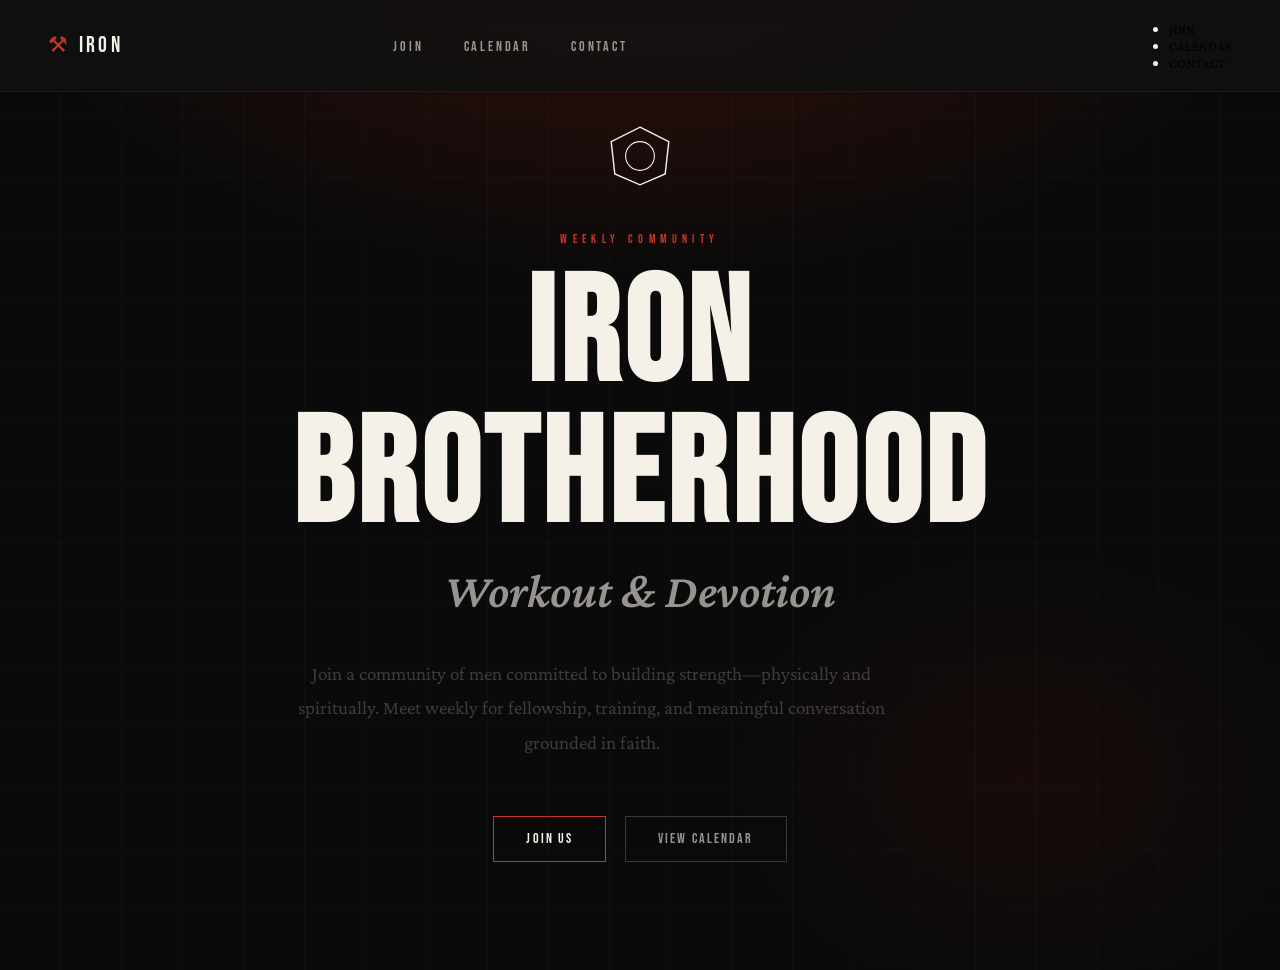
<file: iron-brotherhood.html>
<!DOCTYPE html>
<html lang="en">
<head>
<meta charset="UTF-8">
<meta name="viewport" content="width=device-width, initial-scale=1.0">
<title>Iron Brotherhood — Weekly Men's Workout & Devotion</title>
<link href="https://fonts.googleapis.com/css2?family=Bebas+Neue&family=Crimson+Pro:ital,wght@0,400;0,600;1,400;1,600&display=swap" rel="stylesheet">
<style>
  *, *::before, *::after { margin: 0; padding: 0; box-sizing: border-box; }
  :root {
    --iron: #111111;
    --forge: #7a1508;
    --ember: #C0392B;
    --ash: #1e1e1e;
    --smoke: #2a2a2a;
    --light: #f5f0e8;
    --muted: rgba(245,240,232,0.6);
    --faint: rgba(245,240,232,0.22);
    --gold: #B8960C;
    --red-line: rgba(192,57,43,0.3);
  }
  html { scroll-behavior: smooth; }
  body {
    font-family: 'Crimson Pro', Georgia, serif;
    background: var(--iron);
    color: var(--light);
    overflow-x: hidden;
  }
  a { text-decoration: none; color: inherit; cursor: pointer; }
  button { font-family: inherit; background: none; border: none; cursor: pointer; }

  /* ── PAGE MANAGEMENT ── */
  .page { display: none; }
  .page.active { display: block; }

  /* ── NAV (FIXED FOR HOME, STICKY FOR OTHERS) ── */
  nav.fixed-nav {
    position: fixed;
    top: 0; left: 0; right: 0;
    z-index: 100;
    display: flex;
    align-items: center;
    justify-content: space-between;
    padding: 1.25rem 3rem;
    background: rgba(17,17,17,0.85);
    backdrop-filter: blur(12px);
    border-bottom: 1px solid rgba(255,255,255,0.05);
  }
  nav.sticky-nav {
    position: sticky;
    top: 0;
    z-index: 100;
    display: flex;
    align-items: center;
    justify-content: space-between;
    padding: 1.25rem 3rem;
    background: rgba(17,17,17,0.92);
    backdrop-filter: blur(12px);
    border-bottom: 1px solid rgba(255,255,255,0.05);
  }
  .nav-logo {
    font-family: 'Bebas Neue', sans-serif;
    font-size: 22px;
    letter-spacing: 0.15em;
    color: var(--light);
  }
  .nav-logo span { color: var(--ember); }
  .nav-links {
    display: flex;
    gap: 2.5rem;
    list-style: none;
  }
  .nav-links a, .nav-links button {
    font-family: 'Bebas Neue', sans-serif;
    font-size: 14px;
    letter-spacing: 0.2em;
    color: var(--muted);
    text-decoration: none;
    transition: color 0.2s;
  }
  .nav-links a:hover, .nav-links button:hover { color: var(--light); }
  .nav-back {
    font-family: 'Bebas Neue', sans-serif;
    font-size: 13px;
    letter-spacing: 0.2em;
    color: var(--muted);
    transition: color 0.2s;
  }
  .nav-back:hover { color: var(--light); }

  /* ── HERO ── */
  .hero {
    min-height: 100vh;
    display: flex;
    flex-direction: column;
    align-items: center;
    justify-content: center;
    text-align: center;
    padding: 120px 2rem 100px;
    position: relative;
    overflow: hidden;
    background: #0a0a0a;
  }
  .hero-bg {
    position: absolute;
    inset: 0;
    background:
      radial-gradient(ellipse 80% 60% at 50% -10%, rgba(139,26,10,0.35) 0%, transparent 65%),
      radial-gradient(ellipse 40% 40% at 80% 80%, rgba(139,26,10,0.1) 0%, transparent 60%);
  }
  .hero-grid {
    position: absolute;
    inset: 0;
    background-image:
      repeating-linear-gradient(0deg, transparent, transparent 60px, rgba(255,255,255,0.018) 60px, rgba(255,255,255,0.018) 61px),
      repeating-linear-gradient(90deg, transparent, transparent 60px, rgba(255,255,255,0.018) 60px, rgba(255,255,255,0.018) 61px);
  }
  .hero-content { position: relative; z-index: 2; }
  .emblem { width: 72px; height: 72px; margin: 0 auto 2.5rem; }
  .emblem svg, .emblem-sm svg, .emblem-md svg { width: 100%; height: 100%; }
  .emblem-sm { width: 52px; height: 52px; margin: 0 auto 2rem; }
  .emblem-md { width: 56px; height: 56px; margin: 0 auto 2rem; }
  .hero-eyebrow {
    font-family: 'Bebas Neue', sans-serif;
    letter-spacing: 0.45em;
    font-size: 12px;
    color: var(--ember);
    margin-bottom: 1.25rem;
  }
  .hero-title {
    font-family: 'Bebas Neue', sans-serif;
    font-size: clamp(80px, 16vw, 148px);
    line-height: 0.95;
    letter-spacing: 0.03em;
    margin-bottom: 1rem;
  }
  .hero-subtitle {
    font-size: clamp(20px, 5vw, 48px);
    color: var(--muted);
    margin-bottom: 2.5rem;
    font-weight: 600;
    font-style: italic;
  }
  .hero-description {
    max-width: 600px;
    font-size: 19px;
    line-height: 1.8;
    color: var(--faint);
    margin-bottom: 3rem;
  }

  /* ── BUTTONS ── */
  .btn {
    display: inline-block;
    padding: 0.85rem 2rem;
    font-family: 'Bebas Neue', sans-serif;
    font-size: 14px;
    letter-spacing: 0.15em;
    border: 1px solid var(--ember);
    color: var(--light);
    transition: all 0.3s;
    margin: 0.5rem;
  }
  .btn:hover {
    background: var(--ember);
    color: var(--light);
  }
  .btn-secondary {
    border-color: rgba(245,240,232,0.2);
    color: var(--muted);
  }
  .btn-secondary:hover {
    background: rgba(245,240,232,0.08);
    border-color: var(--light);
    color: var(--light);
  }

  /* ── SECTIONS ── */
  section {
    padding: 80px 2rem;
    max-width: 1200px;
    margin: 0 auto;
  }
  .section-title {
    font-family: 'Bebas Neue', sans-serif;
    font-size: clamp(42px, 10vw, 80px);
    line-height: 0.95;
    letter-spacing: 0.03em;
    margin-bottom: 1rem;
  }
  .section-eyebrow {
    font-family: 'Bebas Neue', sans-serif;
    font-size: 11px;
    letter-spacing: 0.4em;
    color: var(--ember);
    margin-bottom: 1rem;
  }
  .divider {
    width: 80px;
    height: 1px;
    background: linear-gradient(90deg, transparent, var(--ember), transparent);
    margin: 2rem auto;
  }

  /* ── JOIN/CONTACT PAGES CARD ── */
  .page-container {
    min-height: 100vh;
    display: flex;
    flex-direction: column;
    align-items: center;
    justify-content: center;
    padding: 60px 2rem 80px;
  }
  .bg-glow {
    position: fixed;
    inset: 0;
    background: radial-gradient(ellipse 70% 50% at 50% 0%, rgba(139,26,10,0.22) 0%, transparent 65%);
    pointer-events: none;
    z-index: 0;
  }
  .bg-grid {
    position: fixed;
    inset: 0;
    background-image:
      repeating-linear-gradient(0deg, transparent, transparent 60px, rgba(255,255,255,0.016) 60px, rgba(255,255,255,0.016) 61px),
      repeating-linear-gradient(90deg, transparent, transparent 60px, rgba(255,255,255,0.016) 60px, rgba(255,255,255,0.016) 61px);
    pointer-events: none;
    z-index: 0;
  }
  .card {
    position: relative;
    z-index: 2;
    background: var(--ash);
    border: 1px solid rgba(192,57,43,0.25);
    padding: 3.5rem 3rem;
    max-width: 520px;
    width: 100%;
    animation: fadeUp 0.8s ease both;
  }
  @keyframes fadeUp {
    from {
      opacity: 0;
      transform: translateY(30px);
    }
    to {
      opacity: 1;
      transform: translateY(0);
    }
  }

  /* ── JOIN PAGE SPECIFICS ── */
  .instruction {
    font-size: 19px;
    color: var(--muted);
    line-height: 1.7;
    margin-bottom: 2rem;
    font-style: italic;
  }
  .text-box {
    background: rgba(192,57,43,0.08);
    border: 1px solid rgba(192,57,43,0.35);
    padding: 1.75rem 2rem;
    margin-bottom: 2rem;
  }
  .text-step {
    font-family: 'Bebas Neue', sans-serif;
    font-size: 14px;
    letter-spacing: 0.1em;
    color: var(--ember);
    margin-bottom: 0.5rem;
  }
  .step-text {
    font-size: 17px;
    line-height: 1.6;
  }

  /* ── CALENDAR PAGE ── */
  .page-header {
    padding: 60px 2rem 40px;
    max-width: 900px;
    margin: 0 auto;
    display: flex;
    align-items: flex-end;
    justify-content: space-between;
    flex-wrap: wrap;
    gap: 1.5rem;
  }
  .admin-toggle-btn {
    font-family: 'Bebas Neue', sans-serif;
    font-size: 14px;
    letter-spacing: 0.15em;
    padding: 0.6rem 1.5rem;
    border: 1px solid rgba(245,240,232,0.2);
    color: var(--muted);
    transition: all 0.2s;
  }
  .admin-toggle-btn:hover { border-color: var(--ember); color: var(--light); }
  .admin-toggle-btn.active { background: var(--ember); border-color: var(--ember); color: var(--light); }
  
  .admin-panel {
    display: none;
    background: var(--ash);
    border: 1px solid rgba(192,57,43,0.25);
    padding: 2rem;
    margin-bottom: 2rem;
    gap: 1.5rem;
  }
  .admin-panel.active { display: grid; grid-template-columns: 1fr 1fr; }
  .admin-field {
    display: flex;
    flex-direction: column;
    gap: 0.5rem;
  }
  .admin-field label {
    font-family: 'Bebas Neue', sans-serif;
    font-size: 12px;
    letter-spacing: 0.15em;
    color: var(--muted);
  }
  .admin-field input, .admin-field textarea {
    background: var(--smoke);
    border: 1px solid rgba(245,240,232,0.1);
    color: var(--light);
    padding: 0.75rem;
    font-family: inherit;
  }

  .calendar {
    background: var(--ash);
    border: 1px solid rgba(192,57,43,0.25);
    padding: 2rem;
    margin-bottom: 2rem;
  }
  .event {
    display: flex;
    justify-content: space-between;
    align-items: center;
    padding: 1.5rem;
    border-bottom: 1px solid rgba(245,240,232,0.05);
  }
  .event:last-child { border-bottom: none; }
  .event-date {
    font-family: 'Bebas Neue', sans-serif;
    font-size: 13px;
    letter-spacing: 0.1em;
    color: var(--ember);
    min-width: 100px;
  }
  .event-details h4 {
    font-family: 'Bebas Neue', sans-serif;
    margin-bottom: 0.25rem;
  }
  .event-time {
    font-size: 14px;
    color: var(--muted);
  }

  /* ── CONTACT FORM ── */
  .form-group {
    margin-bottom: 1.5rem;
  }
  .form-group label {
    display: block;
    font-family: 'Bebas Neue', sans-serif;
    font-size: 12px;
    letter-spacing: 0.15em;
    color: var(--muted);
    margin-bottom: 0.5rem;
  }
  .form-group input,
  .form-group textarea {
    width: 100%;
    padding: 0.85rem;
    background: var(--smoke);
    border: 1px solid rgba(245,240,232,0.1);
    color: var(--light);
    font-family: inherit;
    font-size: 16px;
  }
  .form-group textarea {
    resize: vertical;
    min-height: 150px;
  }
  .form-group input:focus,
  .form-group textarea:focus {
    outline: none;
    border-color: var(--ember);
  }

  /* ── RESPONSIVE ── */
  @media (max-width: 768px) {
    nav { padding: 1rem 1.5rem; }
    .nav-links { display: none; gap: 0; }
    .nav-hamburger { display: flex; }
    .nav-mobile { display: none; }
    .nav-mobile.open { display: flex; }
    .page-header { flex-direction: column; }
    .admin-panel.active { grid-template-columns: 1fr; }
    section { padding: 60px 1.5rem; }
    .card { padding: 2rem; }
  }
</style>
</head>
<body>

<!-- ════════════════════════════════════════ HOME PAGE ════════════════════════════════════════ -->
<div id="home" class="page active">
  <nav class="fixed-nav">
    <button class="nav-logo"><span>⚒</span> IRON</button>
    <ul class="nav-links">
      <li><button onclick="navigate('join')">JOIN</button></li>
      <li><button onclick="navigate('calendar')">CALENDAR</button></li>
      <li><button onclick="navigate('contact')">CONTACT</button></li>
    </ul>
    <button class="nav-hamburger" id="hamburger" onclick="toggleMobileMenu()">
      <span></span><span></span><span></span>
    </button>
    <ul class="nav-mobile" id="nav-mobile">
      <li><button onclick="navigate('join')">JOIN</button></li>
      <li><button onclick="navigate('calendar')">CALENDAR</button></li>
      <li><button onclick="navigate('contact')">CONTACT</button></li>
    </ul>
  </nav>

  <div class="hero">
    <div class="hero-bg"></div>
    <div class="hero-grid"></div>
    <div class="hero-content">
      <div class="emblem">
        <svg viewBox="0 0 100 100" xmlns="http://www.w3.org/2000/svg">
          <path d="M50 10 L90 30 L85 75 L50 90 L15 75 L10 30 Z" fill="none" stroke="currentColor" stroke-width="2"/>
          <circle cx="50" cy="50" r="20" fill="none" stroke="currentColor" stroke-width="1.5"/>
        </svg>
      </div>
      <p class="hero-eyebrow">WEEKLY COMMUNITY</p>
      <h1 class="hero-title">IRON<br>BROTHERHOOD</h1>
      <p class="hero-subtitle">Workout & Devotion</p>
      <p class="hero-description">
        Join a community of men committed to building strength—physically and spiritually.
        Meet weekly for fellowship, training, and meaningful conversation grounded in faith.
      </p>
      <button class="btn" onclick="navigate('join')">JOIN US</button>
      <button class="btn btn-secondary" onclick="navigate('calendar')">VIEW CALENDAR</button>
    </div>
  </div>
</div>

<!-- ════════════════════════════════════════ JOIN PAGE ════════════════════════════════════════ -->
<div id="join" class="page">
  <nav class="sticky-nav">
    <button class="nav-logo" onclick="navigate('home')"><span>⚒</span> IRON</button>
    <button class="nav-back" onclick="navigate('home')">← BACK HOME</button>
  </nav>

  <div class="bg-glow"></div>
  <div class="bg-grid"></div>

  <div class="page-container">
    <div class="card">
      <div class="emblem-md">
        <svg viewBox="0 0 100 100" xmlns="http://www.w3.org/2000/svg">
          <path d="M50 10 L90 30 L85 75 L50 90 L15 75 L10 30 Z" fill="none" stroke="currentColor" stroke-width="2"/>
          <circle cx="50" cy="50" r="20" fill="none" stroke="currentColor" stroke-width="1.5"/>
        </svg>
      </div>
      <p class="section-eyebrow">GET INVOLVED</p>
      <h2 class="section-title">Join the Brotherhood</h2>
      <div class="divider"></div>
      <p class="instruction">Take your next step by joining our community:</p>

      <div class="text-box">
        <p class="text-step">STEP 1: GroupMe Chat</p>
        <p class="step-text">Join our group chat for daily updates, encouragement, and community announcements.</p>
      </div>
      <a href="https://web.groupme.com/join_group/your_groupme_id" class="btn" style="display: block; text-align: center; margin-bottom: 1rem;">JOIN GROUPME</a>

      <div class="text-box">
        <p class="text-step">STEP 2: Strava Training Group</p>
        <p class="step-text">Track your workouts with our Strava community and share your progress with the brotherhood.</p>
      </div>
      <a href="https://www.strava.com/clubs/2152589" class="btn" style="display: block; text-align: center;">JOIN STRAVA</a>

      <div class="divider"></div>
      <p style="text-align: center; color: var(--muted); margin-top: 2rem; font-size: 14px;">
        Questions? <button onclick="navigate('contact')" style="color: var(--ember); text-decoration: underline;">Contact us</button>
      </p>
    </div>
  </div>
</div>

<!-- ════════════════════════════════════════ CALENDAR PAGE ════════════════════════════════════════ -->
<div id="calendar" class="page">
  <nav class="sticky-nav">
    <button class="nav-logo" onclick="navigate('home')"><span>⚒</span> IRON</button>
    <button class="nav-back" onclick="navigate('home')">← BACK HOME</button>
  </nav>

  <div class="page-header">
    <div class="page-header-text">
      <p class="section-eyebrow">SCHEDULE</p>
      <h2 class="section-title">Weekly Calendar</h2>
    </div>
    <button class="admin-toggle-btn" id="adminToggle" onclick="toggleAdmin()">ADMIN MODE</button>
  </div>

  <div style="max-width: 900px; margin: 0 auto; padding: 0 2rem; position: relative; z-index: 2;">
    <div class="admin-panel" id="adminPanel">
      <div class="admin-field">
        <label>Date</label>
        <input type="date" id="eventDate">
      </div>
      <div class="admin-field">
        <label>Time</label>
        <input type="time" id="eventTime">
      </div>
      <div class="admin-field">
        <label>Title</label>
        <input type="text" id="eventTitle" placeholder="Workout Title">
      </div>
      <div class="admin-field">
        <label>Location</label>
        <input type="text" id="eventLocation" placeholder="Location">
      </div>
      <div class="admin-field">
        <label>Description</label>
        <textarea id="eventDescription" placeholder="Event details..."></textarea>
      </div>
      <button class="btn" style="grid-column: 1 / -1;" onclick="addEvent()">ADD EVENT</button>
    </div>

    <div class="calendar" id="calendar-list">
      <div class="event">
        <p class="event-date">SAT, JUN 7</p>
        <div class="event-details">
          <h4>Barbell Training</h4>
          <p class="event-time">6:00 AM – Iron Gymnasium</p>
        </div>
      </div>
      <div class="event">
        <p class="event-date">SUN, JUN 8</p>
        <div class="event-details">
          <h4>Fellowship & Devotion</h4>
          <p class="event-time">5:30 PM – Community Center</p>
        </div>
      </div>
      <div class="event">
        <p class="event-date">WED, JUN 11</p>
        <div class="event-details">
          <h4>CrossFit WOD</h4>
          <p class="event-time">7:00 AM – Box Training</p>
        </div>
      </div>
    </div>
  </div>
</div>

<!-- ════════════════════════════════════════ CONTACT PAGE ════════════════════════════════════════ -->
<div id="contact" class="page">
  <nav class="sticky-nav">
    <button class="nav-logo" onclick="navigate('home')"><span>⚒</span> IRON</button>
    <button class="nav-back" onclick="navigate('home')">← BACK HOME</button>
  </nav>

  <div class="bg-glow"></div>
  <div class="bg-grid"></div>

  <div class="page-container">
    <div class="card">
      <div class="emblem-md">
        <svg viewBox="0 0 100 100" xmlns="http://www.w3.org/2000/svg">
          <path d="M50 10 L90 30 L85 75 L50 90 L15 75 L10 30 Z" fill="none" stroke="currentColor" stroke-width="2"/>
          <circle cx="50" cy="50" r="20" fill="none" stroke="currentColor" stroke-width="1.5"/>
        </svg>
      </div>
      <p class="section-eyebrow">GET IN TOUCH</p>
      <h2 class="section-title">Ask a Question</h2>
      <div class="divider"></div>

      <form id="contactForm" onsubmit="submitContact(event)">
        <div class="form-group">
          <label for="name">YOUR NAME</label>
          <input type="text" id="name" name="name" required>
        </div>
        <div class="form-group">
          <label for="email">EMAIL ADDRESS</label>
          <input type="email" id="email" name="email" required>
        </div>
        <div class="form-group">
          <label for="message">MESSAGE</label>
          <textarea id="message" name="message" required></textarea>
        </div>
        <button type="submit" class="btn" style="width: 100%; text-align: center;">SEND MESSAGE</button>
      </form>
    </div>
  </div>
</div>

<script>
  // ── PAGE NAVIGATION ──
  function navigate(pageId) {
    // Hide all pages
    document.querySelectorAll('.page').forEach(p => p.classList.remove('active'));
    // Show target page
    document.getElementById(pageId).classList.add('active');
    // Close mobile menu
    closeMobileMenu();
    // Scroll to top
    window.scrollTo(0, 0);
  }

  // ── MOBILE MENU ──
  function toggleMobileMenu() {
    const menu = document.getElementById('nav-mobile');
    const hamburger = document.getElementById('hamburger');
    menu.classList.toggle('open');
    hamburger.classList.toggle('active');
  }

  function closeMobileMenu() {
    const menu = document.getElementById('nav-mobile');
    const hamburger = document.getElementById('hamburger');
    menu.classList.remove('open');
    hamburger.classList.remove('active');
  }

  // ── CALENDAR ADMIN ──
  let events = [
    { date: '2026-06-07', time: '06:00', title: 'Barbell Training', location: 'Iron Gymnasium' },
    { date: '2026-06-08', time: '17:30', title: 'Fellowship & Devotion', location: 'Community Center' },
    { date: '2026-06-11', time: '07:00', title: 'CrossFit WOD', location: 'Box Training' }
  ];

  function toggleAdmin() {
    const btn = document.getElementById('adminToggle');
    const panel = document.getElementById('adminPanel');
    btn.classList.toggle('active');
    panel.classList.toggle('active');
  }

  function addEvent() {
    const date = document.getElementById('eventDate').value;
    const time = document.getElementById('eventTime').value;
    const title = document.getElementById('eventTitle').value;
    const location = document.getElementById('eventLocation').value;

    if (!date || !time || !title || !location) {
      alert('Please fill in all fields');
      return;
    }

    events.push({ date, time, title, location });
    renderEvents();

    // Clear form
    document.getElementById('eventDate').value = '';
    document.getElementById('eventTime').value = '';
    document.getElementById('eventTitle').value = '';
    document.getElementById('eventLocation').value = '';
    document.getElementById('eventDescription').value = '';
  }

  function renderEvents() {
    const list = document.getElementById('calendar-list');
    list.innerHTML = events.map(e => {
      const d = new Date(e.date);
      const dateStr = d.toLocaleDateString('en-US', { weekday: 'short', month: 'short', day: 'numeric' }).toUpperCase();
      return `
        <div class="event">
          <p class="event-date">${dateStr}</p>
          <div class="event-details">
            <h4>${e.title}</h4>
            <p class="event-time">${e.time} – ${e.location}</p>
          </div>
        </div>
      `;
    }).join('');
  }

  // ── CONTACT FORM ──
  function submitContact(event) {
    event.preventDefault();
    const name = document.getElementById('name').value;
    const email = document.getElementById('email').value;
    const message = document.getElementById('message').value;

    // In production, you'd send this to a backend/email service
    console.log({ name, email, message });
    alert('Thank you for reaching out! We'll be in touch soon.');

    // Reset form
    document.getElementById('contactForm').reset();
  }

  // Initialize
  renderEvents();
</script>

</body>
</html>
</file>
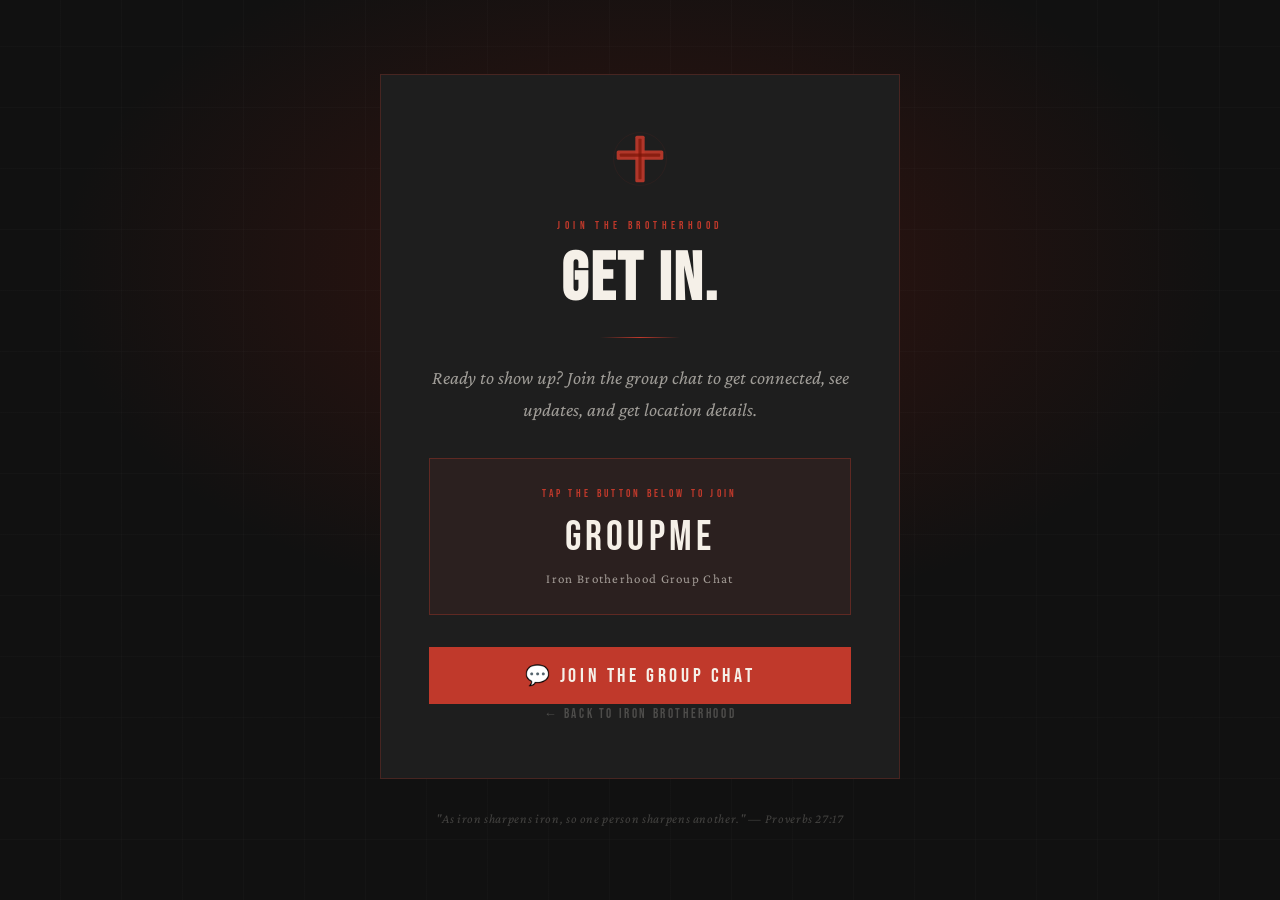
<file: join.html>
<!DOCTYPE html>
<html lang="en">
<head>
<meta charset="UTF-8">
<meta name="viewport" content="width=device-width, initial-scale=1.0">
<title>Join — Iron Brotherhood</title>
<link href="https://fonts.googleapis.com/css2?family=Bebas+Neue&family=Crimson+Pro:ital,wght@0,400;0,600;1,400;1,600&display=swap" rel="stylesheet">
<style>
  *, *::before, *::after { margin: 0; padding: 0; box-sizing: border-box; }
  :root {
    --iron: #111111;
    --forge: #7a1508;
    --ember: #C0392B;
    --ash: #1e1e1e;
    --light: #f5f0e8;
    --muted: rgba(245,240,232,0.6);
    --faint: rgba(245,240,232,0.22);
    --gold: #B8960C;
  }
  body {
    font-family: 'Crimson Pro', Georgia, serif;
    background: var(--iron);
    color: var(--light);
    min-height: 100vh;
    display: flex;
    flex-direction: column;
    align-items: center;
    justify-content: center;
    padding: 2rem;
    position: relative;
    overflow: hidden;
    text-align: center;
  }
  .bg-glow {
    position: absolute;
    inset: 0;
    background:
      radial-gradient(ellipse 70% 60% at 50% 30%, rgba(139,26,10,0.28) 0%, transparent 65%);
    pointer-events: none;
  }
  .bg-grid {
    position: absolute;
    inset: 0;
    background-image:
      repeating-linear-gradient(0deg, transparent, transparent 60px, rgba(255,255,255,0.016) 60px, rgba(255,255,255,0.016) 61px),
      repeating-linear-gradient(90deg, transparent, transparent 60px, rgba(255,255,255,0.016) 60px, rgba(255,255,255,0.016) 61px);
    pointer-events: none;
  }
  .card {
    position: relative;
    z-index: 2;
    background: var(--ash);
    border: 1px solid rgba(192,57,43,0.25);
    padding: 3.5rem 3rem;
    max-width: 520px;
    width: 100%;
    animation: fadeUp 0.8s ease both;
  }
  .emblem {
    width: 56px;
    height: 56px;
    margin: 0 auto 2rem;
  }
  .emblem svg { width: 100%; height: 100%; }
  .eyebrow {
    font-family: 'Bebas Neue', sans-serif;
    font-size: 11px;
    letter-spacing: 0.4em;
    color: var(--ember);
    margin-bottom: 1rem;
  }
  .title {
    font-family: 'Bebas Neue', sans-serif;
    font-size: clamp(42px, 10vw, 68px);
    line-height: 0.95;
    letter-spacing: 0.03em;
    color: var(--light);
    margin-bottom: 0.5rem;
  }
  .rule {
    width: 80px;
    height: 1px;
    background: linear-gradient(90deg, transparent, var(--ember), transparent);
    margin: 1.5rem auto;
  }
  .instruction {
    font-size: 19px;
    color: var(--muted);
    line-height: 1.7;
    margin-bottom: 2rem;
    font-style: italic;
  }
  .text-box {
    background: rgba(192,57,43,0.08);
    border: 1px solid rgba(192,57,43,0.35);
    padding: 1.75rem 2rem;
    margin-bottom: 2rem;
  }
  .text-step {
    font-family: 'Bebas Neue', sans-serif;
    font-size: 11px;
    letter-spacing: 0.3em;
    color: var(--ember);
    margin-bottom: 0.75rem;
  }
  .text-keyword {
    font-family: 'Bebas Neue', sans-serif;
    font-size: clamp(28px, 7vw, 42px);
    letter-spacing: 0.1em;
    color: var(--light);
    display: block;
    margin-bottom: 0.5rem;
  }
  .text-to-label {
    font-size: 13px;
    color: var(--muted);
    letter-spacing: 0.1em;
  }
  .sms-btn {
    display: block;
    width: 100%;
    padding: 1rem 2rem;
    background: var(--ember);
    color: var(--light);
    font-family: 'Bebas Neue', sans-serif;
    font-size: 20px;
    letter-spacing: 0.18em;
    text-decoration: none;
    transition: background 0.2s, transform 0.15s;
  }
  .sms-btn:hover { background: var(--forge); transform: translateY(-2px); }
  .back-link {
    font-family: 'Bebas Neue', sans-serif;
    font-size: 13px;
    letter-spacing: 0.2em;
    color: var(--faint);
    text-decoration: none;
    transition: color 0.2s;
  }
  .back-link:hover { color: var(--muted); }
  .verse {
    position: relative;
    z-index: 2;
    margin-top: 2rem;
    font-size: 13px;
    font-style: italic;
    color: var(--faint);
    letter-spacing: 0.05em;
  }
  @keyframes fadeUp {
    from { opacity: 0; transform: translateY(24px); }
    to { opacity: 1; transform: translateY(0); }
  }
  @media (max-width: 480px) {
    .card { padding: 2.5rem 1.75rem; }
  }
</style>
</head>
<body>

<div class="bg-glow"></div>
<div class="bg-grid"></div>

<div class="card">
  <div class="emblem">
    <svg viewBox="0 0 72 72" fill="none" xmlns="http://www.w3.org/2000/svg">
      <rect x="30" y="6" width="12" height="60" rx="2" fill="#C0392B" opacity="0.9"/>
      <rect x="6" y="25" width="60" height="12" rx="2" fill="#C0392B" opacity="0.9"/>
      <rect x="34" y="10" width="4" height="52" rx="1" fill="#7a1508" opacity="0.7"/>
      <rect x="10" y="29" width="52" height="4" rx="1" fill="#7a1508" opacity="0.7"/>
      <circle cx="36" cy="36" r="34" stroke="#C0392B" stroke-width="0.5" opacity="0.2"/>
    </svg>
  </div>

  <p class="eyebrow">Join the Brotherhood</p>
  <h1 class="title">Get In.</h1>
  <div class="rule"></div>

  <p class="instruction">Ready to show up? Join the group chat to get connected, see updates, and get location details.</p>

  <div class="text-box">
    <p class="text-step">Tap the button below to join</p>
    <span class="text-keyword">GroupMe</span>
    <p class="text-to-label">Iron Brotherhood Group Chat</p>
  </div>
  <a href="https://groupme.com/join_group/115033338/bO8r9Nru" target="_blank" class="sms-btn">💬 Join the Group Chat</a>

  <a href="index.html" class="back-link">← Back to Iron Brotherhood</a>
</div>

<p class="verse">"As iron sharpens iron, so one person sharpens another." — Proverbs 27:17</p>

</body>
</html>
</file>
